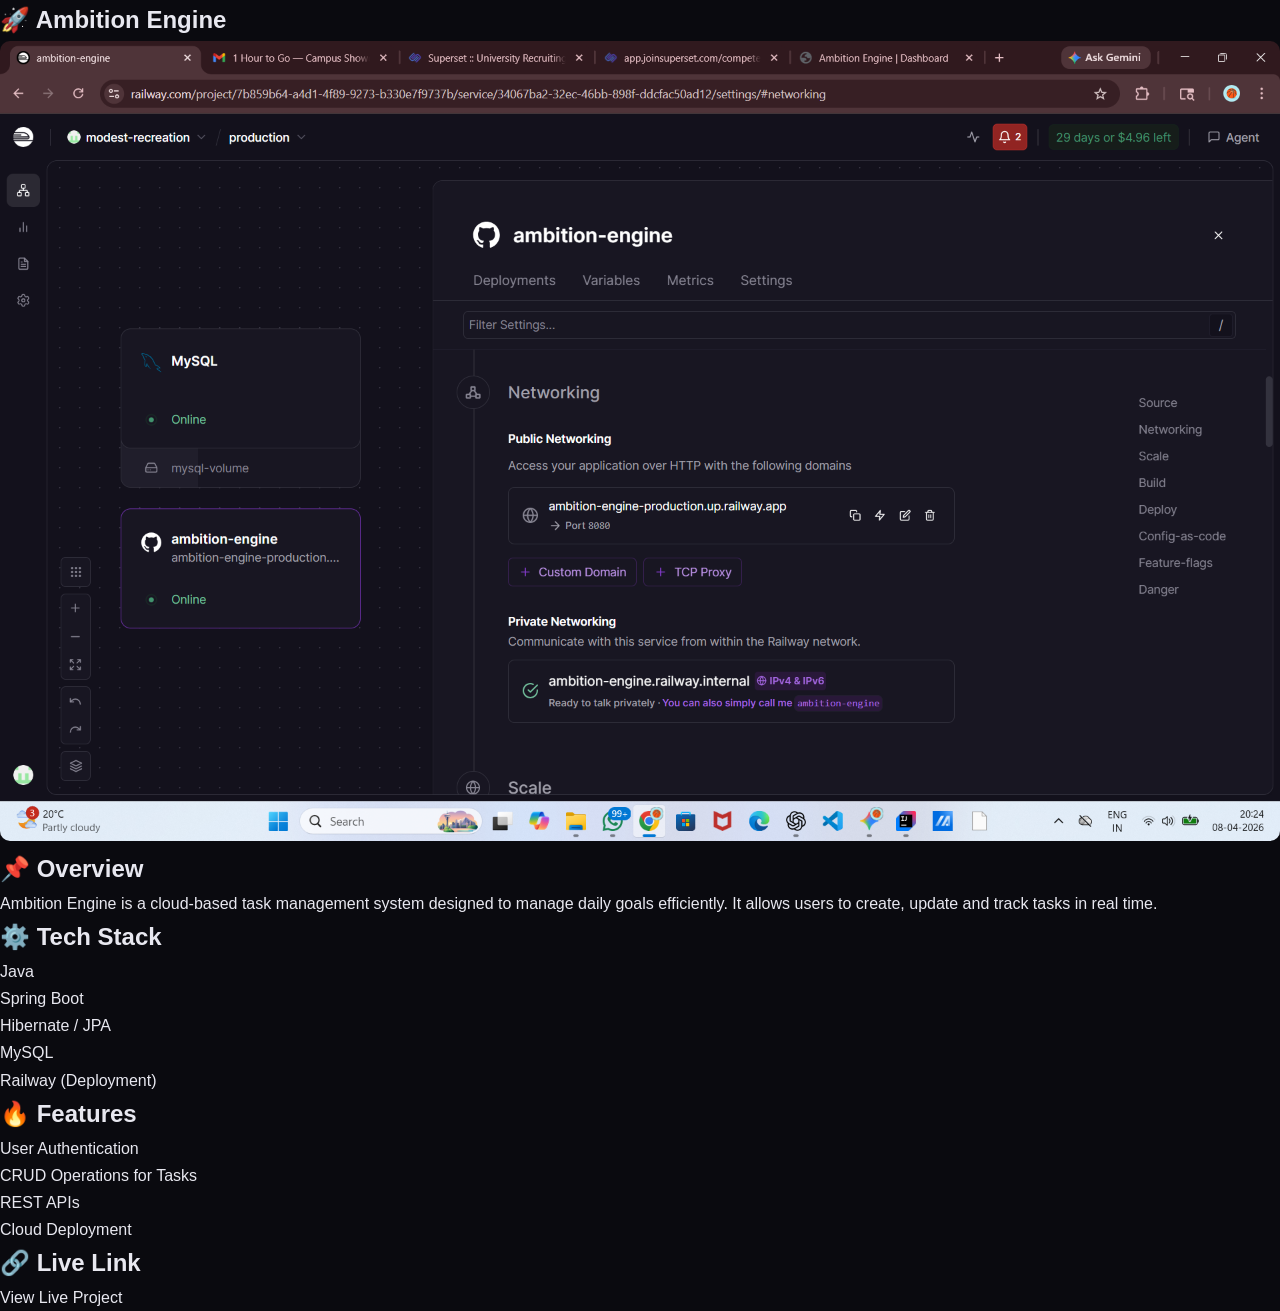
<file: ambition.html>
<!DOCTYPE html>
<html>
<head>
  <title>Ambition Engine</title>
  <link rel="stylesheet" href="style.css">
</head>
<body>

<section>
  <h1>🚀 Ambition Engine</h1>

  <img src="ambition.png" style="width:100%;border-radius:10px;">

  <h2>📌 Overview</h2>
  <p>
    Ambition Engine is a cloud-based task management system designed
    to manage daily goals efficiently. It allows users to create,
    update and track tasks in real time.
  </p>

  <h2>⚙️ Tech Stack</h2>
  <ul>
    <li>Java</li>
    <li>Spring Boot</li>
    <li>Hibernate / JPA</li>
    <li>MySQL</li>
    <li>Railway (Deployment)</li>
  </ul>

  <h2>🔥 Features</h2>
  <ul>
    <li>User Authentication</li>
    <li>CRUD Operations for Tasks</li>
    <li>REST APIs</li>
    <li>Cloud Deployment</li>
  </ul>

  <h2>🔗 Live Link</h2>
  <a href="https://ambition-engine-production.up.railway.app">
    View Live Project
  </a>

</section>

</body>
</html>
</file>
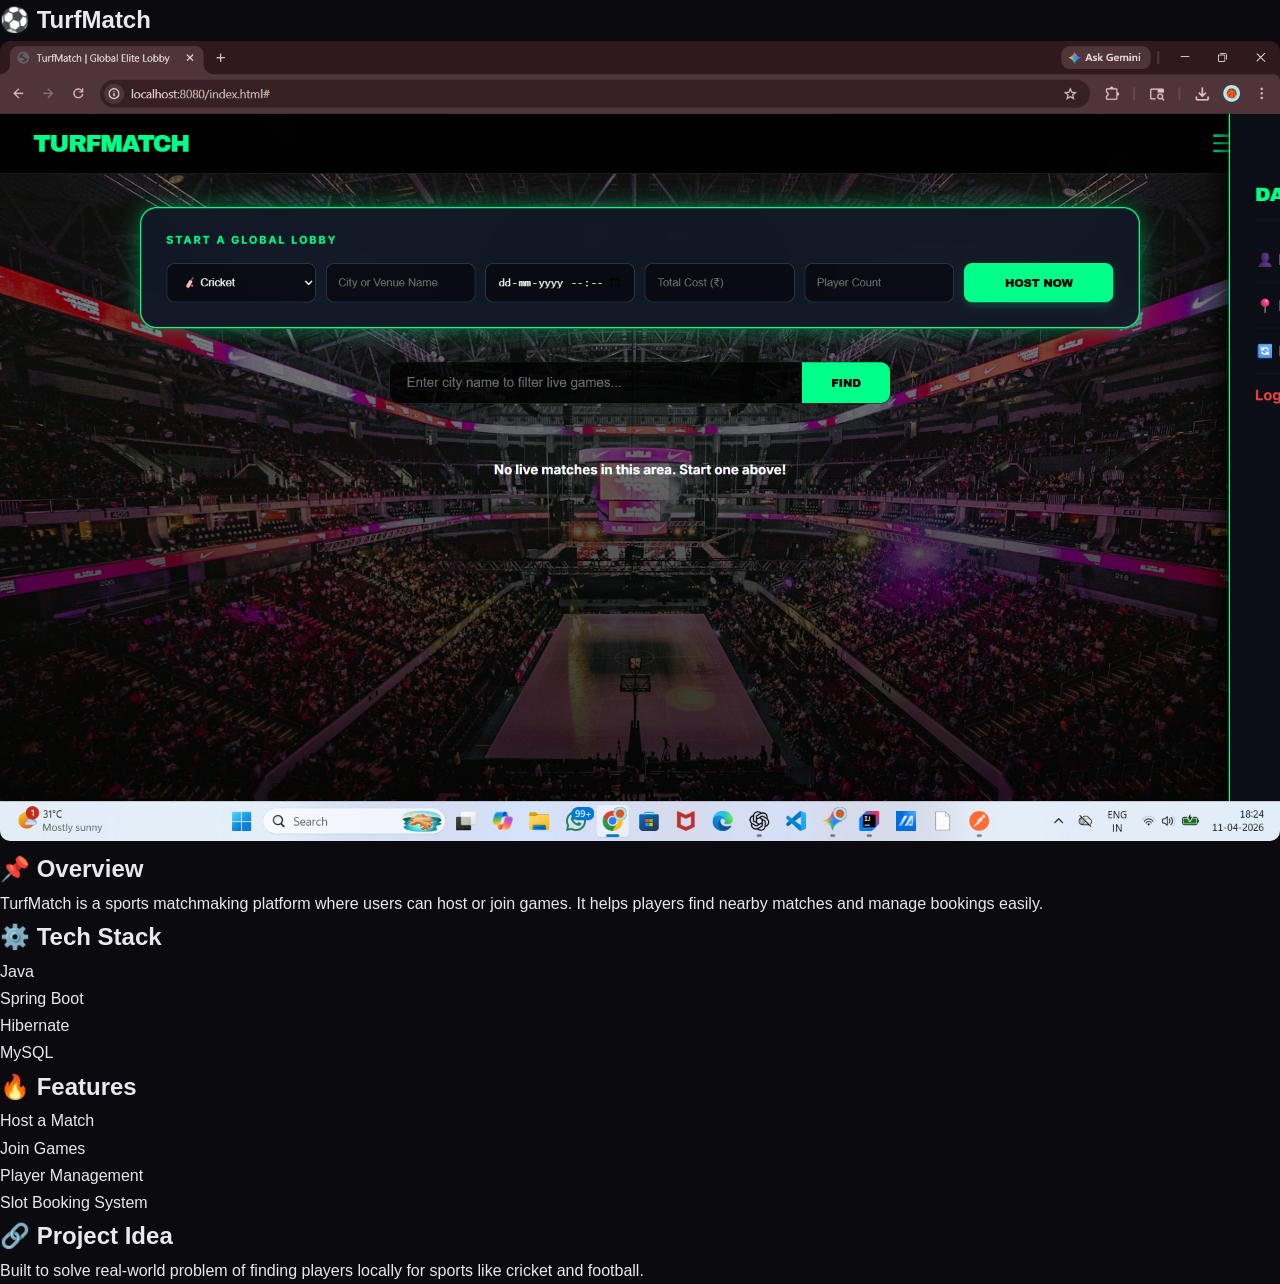
<file: turf.html>
<!DOCTYPE html>
<html>
<head>
  <title>TurfMatch</title>
  <link rel="stylesheet" href="style.css">
</head>
<body>

<section>
  <h1>⚽ TurfMatch</h1>

  <img src="turf.png" style="width:100%;border-radius:10px;">

  <h2>📌 Overview</h2>
  <p>
    TurfMatch is a sports matchmaking platform where users can host
    or join games. It helps players find nearby matches and manage
    bookings easily.
  </p>

  <h2>⚙️ Tech Stack</h2>
  <ul>
    <li>Java</li>
    <li>Spring Boot</li>
    <li>Hibernate</li>
    <li>MySQL</li>
  </ul>

  <h2>🔥 Features</h2>
  <ul>
    <li>Host a Match</li>
    <li>Join Games</li>
    <li>Player Management</li>
    <li>Slot Booking System</li>
  </ul>

  <h2>🔗 Project Idea</h2>
  <p>
    Built to solve real-world problem of finding players locally
    for sports like cricket and football.
  </p>

</section>

</body>
</html>
</file>
<file: style.css>
/* ==================== VARIABLES ==================== */
:root {
    --bg-primary: #0a0a0f;
    --bg-secondary: #12121a;
    --bg-card: rgba(255, 255, 255, 0.03);
    --bg-card-hover: rgba(255, 255, 255, 0.06);
    --text-primary: #e8e8f0;
    --text-secondary: #8888a8;
    --text-muted: #55556a;
    --accent: #6c5ce7;
    --accent-light: #a29bfe;
    --accent-glow: rgba(108, 92, 231, 0.3);
    --gradient-1: linear-gradient(135deg, #6c5ce7, #00cec9);
    --gradient-2: linear-gradient(135deg, #fd79a8, #6c5ce7);
    --border: rgba(255, 255, 255, 0.06);
    --font-main: 'Inter', -apple-system, sans-serif;
    --font-display: 'Space Grotesk', sans-serif;
    --radius: 16px;
    --radius-sm: 8px;
    --transition: 0.3s cubic-bezier(0.4, 0, 0.2, 1);
}

/* ==================== RESET ==================== */
*, *::before, *::after { margin: 0; padding: 0; box-sizing: border-box; }
html { scroll-behavior: smooth; scroll-padding-top: 80px; }
body {
    font-family: var(--font-main);
    background: var(--bg-primary);
    color: var(--text-primary);
    overflow-x: hidden;
    cursor: none;
    line-height: 1.7;
}
a { color: inherit; text-decoration: none; cursor: none; }
ul { list-style: none; }
img { max-width: 100%; }
button { cursor: none; border: none; background: none; font-family: inherit; }

/* ==================== LOADER ==================== */
#loader {
    position: fixed; inset: 0; z-index: 9999;
    background: var(--bg-primary);
    display: flex; align-items: center; justify-content: center;
    transition: opacity 0.6s, visibility 0.6s;
}
#loader.hidden { opacity: 0; visibility: hidden; pointer-events: none; }
.loader-ring {
    width: 50px; height: 50px;
    border: 3px solid var(--border);
    border-top-color: var(--accent);
    border-radius: 50%;
    animation: spin 0.8s linear infinite;
}
.loader-text { margin-top: 16px; color: var(--text-secondary); font-size: 14px; letter-spacing: 2px; text-transform: uppercase; }
@keyframes spin { to { transform: rotate(360deg); } }

/* ==================== CUSTOM CURSOR ==================== */
.cursor-dot {
    width: 6px; height: 6px; background: var(--accent-light);
    border-radius: 50%; position: fixed; top: 0; left: 0;
    pointer-events: none; z-index: 10000;
    transition: transform 0.1s;
}
.cursor-outline {
    width: 36px; height: 36px;
    border: 1.5px solid var(--accent);
    border-radius: 50%; position: fixed; top: 0; left: 0;
    pointer-events: none; z-index: 10000;
    transition: transform 0.15s ease-out, width 0.3s, height 0.3s, border-color 0.3s;
    transform: translate(-50%, -50%);
}
.cursor-dot { transform: translate(-50%, -50%); }

/* ==================== CANVAS ==================== */
#bg-canvas {
    position: fixed; inset: 0; z-index: 0;
    width: 100%; height: 100%;
    pointer-events: none;
}

/* ==================== NAVBAR ==================== */
#navbar {
    position: fixed; top: 0; left: 0; right: 0; z-index: 100;
    display: flex; align-items: center; justify-content: space-between;
    padding: 16px 48px;
    background: rgba(10, 10, 15, 0.7);
    backdrop-filter: blur(20px);
    border-bottom: 1px solid var(--border);
    transition: var(--transition);
}
#navbar.scrolled { padding: 12px 48px; background: rgba(10, 10, 15, 0.9); }
.nav-logo {
    font-family: var(--font-display); font-weight: 700; font-size: 24px;
    background: var(--gradient-1); -webkit-background-clip: text; -webkit-text-fill-color: transparent;
    background-clip: text;
}
.nav-links { display: flex; gap: 32px; }
.nav-links a {
    font-size: 14px; font-weight: 500; color: var(--text-secondary);
    letter-spacing: 0.5px; transition: var(--transition);
    position: relative;
}
.nav-links a::after {
    content: ''; position: absolute; bottom: -4px; left: 0;
    width: 0; height: 2px; background: var(--gradient-1);
    transition: width 0.3s;
}
.nav-links a:hover, .nav-links a.active { color: var(--text-primary); }
.nav-links a:hover::after, .nav-links a.active::after { width: 100%; }

#menu-toggle { display: none; flex-direction: column; gap: 5px; padding: 4px; }
#menu-toggle span { display: block; width: 24px; height: 2px; background: var(--text-primary); transition: var(--transition); }

#mobile-menu {
    position: fixed; top: 0; right: -100%; width: 280px; height: 100vh;
    background: var(--bg-secondary); z-index: 99;
    display: flex; flex-direction: column; padding: 100px 40px 40px;
    gap: 24px; transition: right 0.4s cubic-bezier(0.4, 0, 0.2, 1);
    border-left: 1px solid var(--border);
}
#mobile-menu.open { right: 0; }
#mobile-menu a { font-size: 18px; color: var(--text-secondary); transition: var(--transition); }
#mobile-menu a:hover { color: var(--accent-light); transform: translateX(8px); }

/* ==================== HERO ==================== */
#hero {
    position: relative; z-index: 1;
    min-height: 100vh;
    display: flex; align-items: center; justify-content: center;
    text-align: center; padding: 120px 24px 80px;
}
.hero-layout {
    display: flex; align-items: center; gap: 60px;
    max-width: 1100px; width: 100%;
}
.hero-content { max-width: 600px; text-align: left; flex: 1; }

/* Hero Image */
.hero-image { flex-shrink: 0; animation: fadeInUp 0.8s 1.5s both; }
.hero-image-wrapper {
    position: relative; width: 300px; height: 300px;
}
.hero-image-wrapper img {
    width: 100%; height: 100%; object-fit: cover;
    border-radius: 50%; position: relative; z-index: 2;
    border: 3px solid rgba(108, 92, 231, 0.4);
    box-shadow: 0 0 40px var(--accent-glow);
}
.hero-image-ring {
    position: absolute; inset: -12px;
    border: 2px dashed var(--accent);
    border-radius: 50%;
    animation: spinSlow 20s linear infinite;
    opacity: 0.5;
}
@keyframes spinSlow { to { transform: rotate(360deg); } }
.hero-greeting {
    font-size: 18px; color: var(--accent-light);
    letter-spacing: 3px; text-transform: uppercase;
    margin-bottom: 16px;
    animation: fadeInUp 0.8s 0.3s both;
}
.hero-name {
    font-family: var(--font-display); font-size: clamp(48px, 8vw, 96px);
    font-weight: 900; line-height: 1.1;
    background: var(--gradient-1); -webkit-background-clip: text; -webkit-text-fill-color: transparent;
    background-clip: text;
    margin-bottom: 16px;
    animation: fadeInUp 0.8s 0.5s both;
}
.hero-title-wrapper {
    font-size: clamp(20px, 3vw, 28px); font-weight: 500;
    color: var(--text-secondary); margin-bottom: 20px;
    animation: fadeInUp 0.8s 0.7s both;
    display: flex; align-items: center; justify-content: center;
}
.hero-title-dynamic { color: var(--accent-light); }
.typed-cursor { color: var(--accent); animation: blink 0.8s infinite; margin-left: 2px; }
@keyframes blink { 0%, 100% { opacity: 1; } 50% { opacity: 0; } }

.hero-desc {
    font-size: 16px; color: var(--text-muted); margin-bottom: 36px;
    animation: fadeInUp 0.8s 0.9s both;
}
.hero-btns {
    display: flex; gap: 16px; justify-content: center; flex-wrap: wrap;
    animation: fadeInUp 0.8s 1.1s both;
}
.hero-socials {
    display: flex; gap: 16px; justify-content: center; margin-top: 40px;
    animation: fadeInUp 0.8s 1.3s both;
}
.social-icon {
    width: 44px; height: 44px;
    display: flex; align-items: center; justify-content: center;
    border: 1px solid var(--border); border-radius: 50%;
    color: var(--text-secondary); font-size: 18px;
    transition: var(--transition);
}
.social-icon:hover {
    border-color: var(--accent); color: var(--accent-light);
    transform: translateY(-3px);
    box-shadow: 0 4px 20px var(--accent-glow);
}

.scroll-indicator {
    position: absolute; bottom: 32px; left: 50%; transform: translateX(-50%);
    display: flex; flex-direction: column; align-items: center; gap: 8px;
    animation: fadeInUp 0.8s 1.5s both;
}
.mouse {
    width: 24px; height: 38px; border: 2px solid var(--text-muted);
    border-radius: 12px; position: relative;
}
.wheel {
    width: 3px; height: 8px; background: var(--accent-light);
    border-radius: 2px; position: absolute; top: 6px; left: 50%;
    transform: translateX(-50%);
    animation: scrollWheel 1.5s infinite;
}
@keyframes scrollWheel { 0% { opacity: 1; top: 6px; } 100% { opacity: 0; top: 22px; } }
.scroll-indicator p { font-size: 11px; color: var(--text-muted); letter-spacing: 2px; text-transform: uppercase; }

/* ==================== SHARED ==================== */
.section { position: relative; z-index: 1; padding: 120px 24px; }
.container { max-width: 1100px; margin: 0 auto; }
.section-title {
    font-family: var(--font-display); font-size: clamp(28px, 4vw, 40px);
    font-weight: 700; margin-bottom: 60px; text-align: center;
}
.title-number { color: var(--accent-light); font-size: 0.7em; margin-right: 8px; }

/* ==================== BUTTONS ==================== */
.btn {
    display: inline-flex; align-items: center; gap: 8px;
    padding: 14px 32px; border-radius: 50px;
    font-size: 14px; font-weight: 600; letter-spacing: 0.5px;
    transition: var(--transition); position: relative; overflow: hidden;
}
.btn-primary {
    background: var(--gradient-1); color: #fff;
    box-shadow: 0 4px 20px var(--accent-glow);
}
.btn-primary:hover { transform: translateY(-2px); box-shadow: 0 8px 30px var(--accent-glow); }
.btn-outline {
    border: 1.5px solid var(--accent); color: var(--accent-light);
}
.btn-outline:hover { background: rgba(108, 92, 231, 0.1); transform: translateY(-2px); }
.btn-sm { padding: 8px 20px; font-size: 13px; border-radius: 50px; }
.btn-sm.btn-ghost { border: 1px solid var(--border); }
.btn-sm.btn-ghost:hover { border-color: var(--accent); }
.btn-lg { padding: 18px 48px; font-size: 16px; }

/* ==================== REVEAL ANIMATION ==================== */
.reveal {
    opacity: 0; transform: translateY(40px);
    transition: opacity 0.8s, transform 0.8s cubic-bezier(0.4, 0, 0.2, 1);
}
.reveal.active { opacity: 1; transform: translateY(0); }

@keyframes fadeInUp {
    from { opacity: 0; transform: translateY(30px); }
    to { opacity: 1; transform: translateY(0); }
}

/* ==================== ABOUT ==================== */
.about-grid { display: grid; grid-template-columns: 1fr 1fr; gap: 48px; align-items: start; }
.about-text p { color: var(--text-secondary); margin-bottom: 16px; font-size: 15px; }
.about-text strong { color: var(--accent-light); }
.about-cards { display: flex; flex-direction: column; gap: 16px; }
.info-card {
    background: var(--bg-card); border: 1px solid var(--border);
    border-radius: var(--radius); padding: 24px;
    transition: var(--transition);
}
.info-card {
    transition: transform 0.5s ease-out, border-color var(--transition), box-shadow var(--transition), background var(--transition);
}
.info-card:hover {
    background: var(--bg-card-hover); border-color: var(--accent);
    box-shadow: 0 0 30px var(--accent-glow);
}
.info-icon { font-size: 28px; margin-bottom: 8px; }
.info-card h3 { font-family: var(--font-display); font-size: 20px; font-weight: 700; margin-bottom: 4px; }
.info-card p { color: var(--text-secondary); font-size: 14px; }
.info-sub { color: var(--text-muted) !important; font-size: 12px !important; }

/* ==================== SKILLS ==================== */
.skills-grid { display: grid; grid-template-columns: 1fr 1fr; gap: 24px; }
.skill-category {
    background: var(--bg-card); border: 1px solid var(--border);
    border-radius: var(--radius); padding: 32px;
    transition: var(--transition);
}
.skill-category {
    transition: transform 0.5s ease-out, border-color var(--transition), box-shadow var(--transition), background var(--transition);
}
.skill-category:hover {
    border-color: var(--accent);
    box-shadow: 0 8px 40px var(--accent-glow);
}
.skill-category-header { display: flex; align-items: center; gap: 12px; margin-bottom: 20px; }
.skill-icon { font-size: 28px; }
.skill-category h3 { font-family: var(--font-display); font-size: 18px; font-weight: 600; }
.skill-tags { display: flex; flex-wrap: wrap; gap: 8px; }
.skill-tag {
    padding: 6px 16px; background: rgba(108, 92, 231, 0.1);
    border: 1px solid rgba(108, 92, 231, 0.2); border-radius: 50px;
    font-size: 13px; color: var(--accent-light);
    transition: var(--transition);
}
.skill-tag:hover { background: rgba(108, 92, 231, 0.2); transform: scale(1.05); }

/* ==================== TIMELINE ==================== */
.timeline { position: relative; padding-left: 40px; }
.timeline::before {
    content: ''; position: absolute; left: 8px; top: 0; bottom: 0;
    width: 2px; background: var(--border);
}
.timeline-item { position: relative; margin-bottom: 40px; }
.timeline-dot {
    position: absolute; left: -36px; top: 8px;
    width: 14px; height: 14px; background: var(--accent);
    border-radius: 50%; border: 3px solid var(--bg-primary);
    box-shadow: 0 0 12px var(--accent-glow);
}
.timeline-card {
    background: var(--bg-card); border: 1px solid var(--border);
    border-radius: var(--radius); padding: 28px;
    transition: var(--transition);
}
.timeline-card {
    transition: transform 0.5s ease-out, border-color var(--transition), box-shadow var(--transition), background var(--transition);
}
.timeline-card:hover { border-color: var(--accent); box-shadow: 0 0 30px var(--accent-glow); }
.timeline-header { display: flex; justify-content: space-between; align-items: flex-start; flex-wrap: wrap; gap: 8px; margin-bottom: 8px; }
.timeline-header h3 { font-family: var(--font-display); font-size: 18px; font-weight: 600; }
.timeline-date { font-size: 13px; color: var(--accent-light); white-space: nowrap; }
.timeline-company { font-size: 14px; color: var(--text-muted); margin-bottom: 16px; }
.timeline-list { padding-left: 20px; }
.timeline-list li {
    color: var(--text-secondary); font-size: 14px; margin-bottom: 8px;
    list-style: disc; }
.timeline-list li::marker { color: var(--accent); }

/* ==================== PROJECTS ==================== */
.projects-grid { display: grid; grid-template-columns: 1fr 1fr; gap: 32px; }
.project-card {
    perspective: 1000px; height: 380px;
}
.project-card-inner {
    position: relative; width: 100%; height: 100%;
    transition: transform 0.7s cubic-bezier(0.4, 0, 0.2, 1);
    transform-style: preserve-3d;
}
.project-card:hover .project-card-inner { transform: rotateY(180deg); }
.project-card-front, .project-card-back {
    position: absolute; inset: 0;
    backface-visibility: hidden;
    border-radius: var(--radius); padding: 32px;
    display: flex; flex-direction: column;
    background: var(--bg-card); border: 1px solid var(--border);
}
.project-card-front { justify-content: center; align-items: center; text-align: center; }
.project-card-back {
    transform: rotateY(180deg);
    background: var(--bg-secondary); border-color: var(--accent);
    justify-content: center;
}
.project-icon { font-size: 48px; margin-bottom: 16px; }
.project-card h3 { font-family: var(--font-display); font-size: 22px; font-weight: 700; margin-bottom: 8px; }
.project-subtitle { color: var(--text-secondary); font-size: 14px; margin-bottom: 20px; }
.project-tech { display: flex; flex-wrap: wrap; gap: 6px; justify-content: center; }
.project-tech span {
    padding: 4px 12px; font-size: 11px; border-radius: 50px;
    background: rgba(108, 92, 231, 0.12); color: var(--accent-light);
    border: 1px solid rgba(108, 92, 231, 0.2);
}
.flip-hint { margin-top: auto; font-size: 12px; color: var(--text-muted); }
.project-card-back ul { padding-left: 18px; margin-bottom: 20px; }
.project-card-back li { font-size: 13px; color: var(--text-secondary); margin-bottom: 6px; list-style: disc; }
.project-card-back li::marker { color: var(--accent); }
.project-links { display: flex; gap: 12px; margin-top: auto; }
.project-links .btn { background: var(--gradient-1); color: #fff; }
.project-links .btn-ghost { background: none; border: 1px solid var(--border); color: var(--text-secondary); }

/* ==================== ACHIEVEMENTS ==================== */
.achieve-grid { display: grid; grid-template-columns: repeat(4, 1fr); gap: 20px; margin-bottom: 60px; }
.achieve-card {
    background: var(--bg-card); border: 1px solid var(--border);
    border-radius: var(--radius); padding: 28px; text-align: center;
    transition: var(--transition);
}
.achieve-card {
    transition: transform 0.5s ease-out, border-color var(--transition), box-shadow var(--transition), background var(--transition);
}
.achieve-card:hover {
    border-color: var(--accent);
    box-shadow: 0 12px 40px var(--accent-glow);
}
.achieve-icon { font-size: 36px; margin-bottom: 12px; }
.achieve-card h3 { font-family: var(--font-display); font-size: 16px; font-weight: 700; margin-bottom: 8px; }
.achieve-card p { font-size: 13px; color: var(--text-secondary); }

.sub-section-title {
    font-family: var(--font-display); font-size: 22px; font-weight: 600;
    text-align: center; margin-bottom: 28px; color: var(--text-primary);
}
.cert-list { max-width: 700px; margin: 0 auto; display: flex; flex-direction: column; gap: 12px; }
.cert-item {
    display: flex; align-items: center; gap: 16px;
    background: var(--bg-card); border: 1px solid var(--border);
    border-radius: var(--radius-sm); padding: 16px 20px;
    font-size: 14px; color: var(--text-secondary);
    transition: var(--transition);
}
.cert-item:hover { border-color: var(--accent); background: var(--bg-card-hover); }
.cert-badge {
    padding: 4px 12px; border-radius: 50px; font-size: 11px; font-weight: 700;
    background: var(--gradient-1); color: #fff; white-space: nowrap;
}

/* ==================== CONTACT ==================== */
.contact-content { text-align: center; max-width: 600px; margin: 0 auto; }
.contact-desc { font-size: 16px; color: var(--text-secondary); margin-bottom: 32px; }
.contact-links {
    display: grid; grid-template-columns: 1fr 1fr; gap: 16px;
    margin-top: 32px; text-align: left; max-width: 500px; margin-left: auto; margin-right: auto;
}
.contact-links a {
    color: var(--text-secondary); font-size: 14px; transition: var(--transition);
    padding: 12px 16px; background: var(--bg-card); border: 1px solid var(--border);
    border-radius: var(--radius-sm);
}
.contact-links a:hover { color: var(--accent-light); border-color: var(--accent); background: var(--bg-card-hover); }
.contact-links a:last-child:nth-child(odd) { grid-column: 1 / -1; text-align: center; }

/* ==================== FOOTER ==================== */
footer {
    position: relative; z-index: 1;
    text-align: center; padding: 32px;
    border-top: 1px solid var(--border);
    font-size: 13px; color: var(--text-muted);
}
footer strong { color: var(--accent-light); }

/* ==================== RESPONSIVE ==================== */
@media (max-width: 900px) {
    #navbar { padding: 14px 24px; }
    .nav-links { display: none; }
    #menu-toggle { display: flex; }
    .hero-layout { flex-direction: column-reverse; text-align: center; gap: 32px; }
    .hero-content { text-align: center; }
    .hero-title-wrapper { justify-content: center; }
    .hero-btns { justify-content: center; }
    .hero-socials { justify-content: center; }
    .hero-image-wrapper { width: 220px; height: 220px; }
    .about-grid { grid-template-columns: 1fr; }
    .skills-grid { grid-template-columns: 1fr; }
    .projects-grid { grid-template-columns: 1fr; }
    .achieve-grid { grid-template-columns: 1fr 1fr; }
    .contact-links { grid-template-columns: 1fr; }
}
@media (max-width: 600px) {
    .achieve-grid { grid-template-columns: 1fr; }
    .hero-btns { flex-direction: column; align-items: center; }
    .cursor-dot, .cursor-outline { display: none; }
    body { cursor: auto; }
    a, button { cursor: pointer; }
}
</file>
